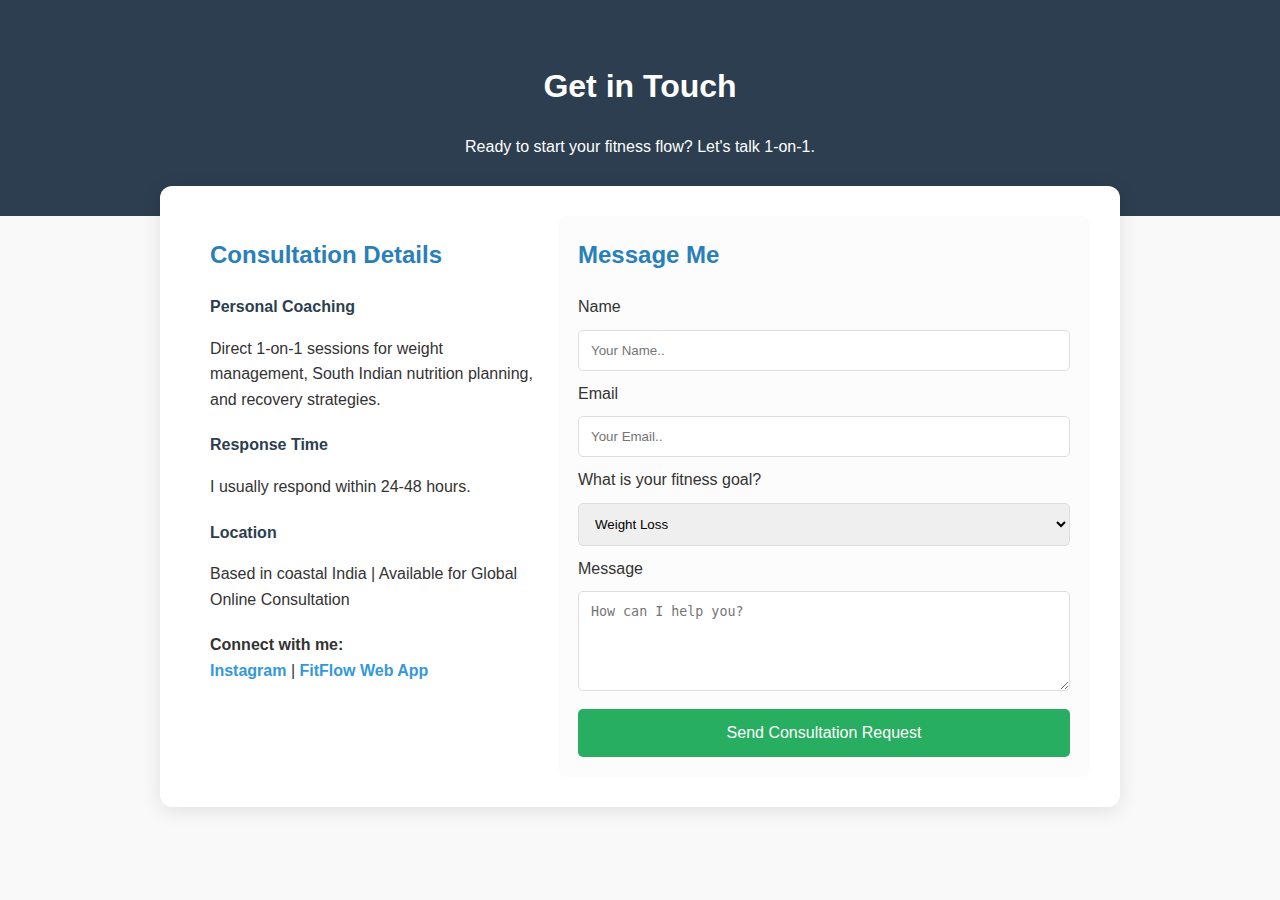
<file: contact.html>
<!DOCTYPE html>
<html lang="en">
<head>
    <meta charset="UTF-8">
    <meta name="viewport" content="width=device-width, initial-scale=1.0">
    <title>Contact Coach - FitFlow Pro</title>
    <style>
        body { font-family: 'Segoe UI', Tahoma, Geneva, Verdana, sans-serif; line-height: 1.6; color: #333; margin: 0; padding: 0; background-color: #f9f9f9; }
        .header { background: #2c3e50; color: white; padding: 40px 20px; text-align: center; }
        .container { max-width: 900px; margin: -30px auto 40px; background: white; padding: 30px; border-radius: 12px; box-shadow: 0 4px 20px rgba(0,0,0,0.1); display: flex; flex-wrap: wrap; }
        .contact-info { flex: 1; min-width: 300px; padding: 20px; }
        .contact-form { flex: 1.5; min-width: 300px; padding: 20px; background: #fcfcfc; border-radius: 8px; }
        h2 { color: #2980b9; margin-top: 0; }
        .info-item { margin-bottom: 20px; }
        .info-item strong { display: block; color: #2c3e50; }
        input, textarea { width: 100%; padding: 12px; margin: 10px 0; border: 1px solid #ddd; border-radius: 5px; box-sizing: border-box; }
        button { background: #27ae60; color: white; padding: 15px 25px; border: none; border-radius: 5px; cursor: pointer; font-size: 16px; width: 100%; transition: 0.3s; }
        button:hover { background: #219150; }
        .social-links a { color: #3498db; text-decoration: none; font-weight: bold; }
    </style>
</head>
<body>

<div class="header">
    <h1>Get in Touch</h1>
    <p>Ready to start your fitness flow? Let's talk 1-on-1.</p>
</div>

<div class="container">
    <div class="contact-info">
        <h2>Consultation Details</h2>
        <div class="info-item">
            <strong>Personal Coaching</strong>
            <p>Direct 1-on-1 sessions for weight management, South Indian nutrition planning, and recovery strategies.</p>
        </div>
        <div class="info-item">
            <strong>Response Time</strong>
            <p>I usually respond within 24-48 hours.</p>
        </div>
        <div class="info-item">
            <strong>Location</strong>
            <p>Based in coastal India | Available for Global Online Consultation</p>
        </div>
        <div class="social-links">
            <strong>Connect with me:</strong><br>
            <a href="#">Instagram</a> | <a href="https://krishnamu045-rgb.github.io/fitflow/">FitFlow Web App</a>
        </div>
    </div>

    <div class="contact-form">
        <h2>Message Me</h2>
        <form action="mailto:YOUR-EMAIL-HERE@example.com" method="post" enctype="text-plain">
            <label for="name">Name</label>
            <input type="text" id="name" name="name" placeholder="Your Name.." required>

            <label for="email">Email</label>
            <input type="email" id="email" name="email" placeholder="Your Email.." required>

            <label for="goal">What is your fitness goal?</label>
            <select id="goal" name="goal" style="width:100%; padding:12px; border:1px solid #ddd; border-radius:5px; margin:10px 0;">
                <option value="weight-loss">Weight Loss</option>
                <option value="muscle-gain">Muscle Gain</option>
                <option value="wellness">General Wellness & Massage</option>
            </select>

            <label for="message">Message</label>
            <textarea id="message" name="message" placeholder="How can I help you?" style="height:100px"></textarea>

            <button type="submit">Send Consultation Request</button>
        </form>
    </div>
</div>

</body>
</html>
</file>
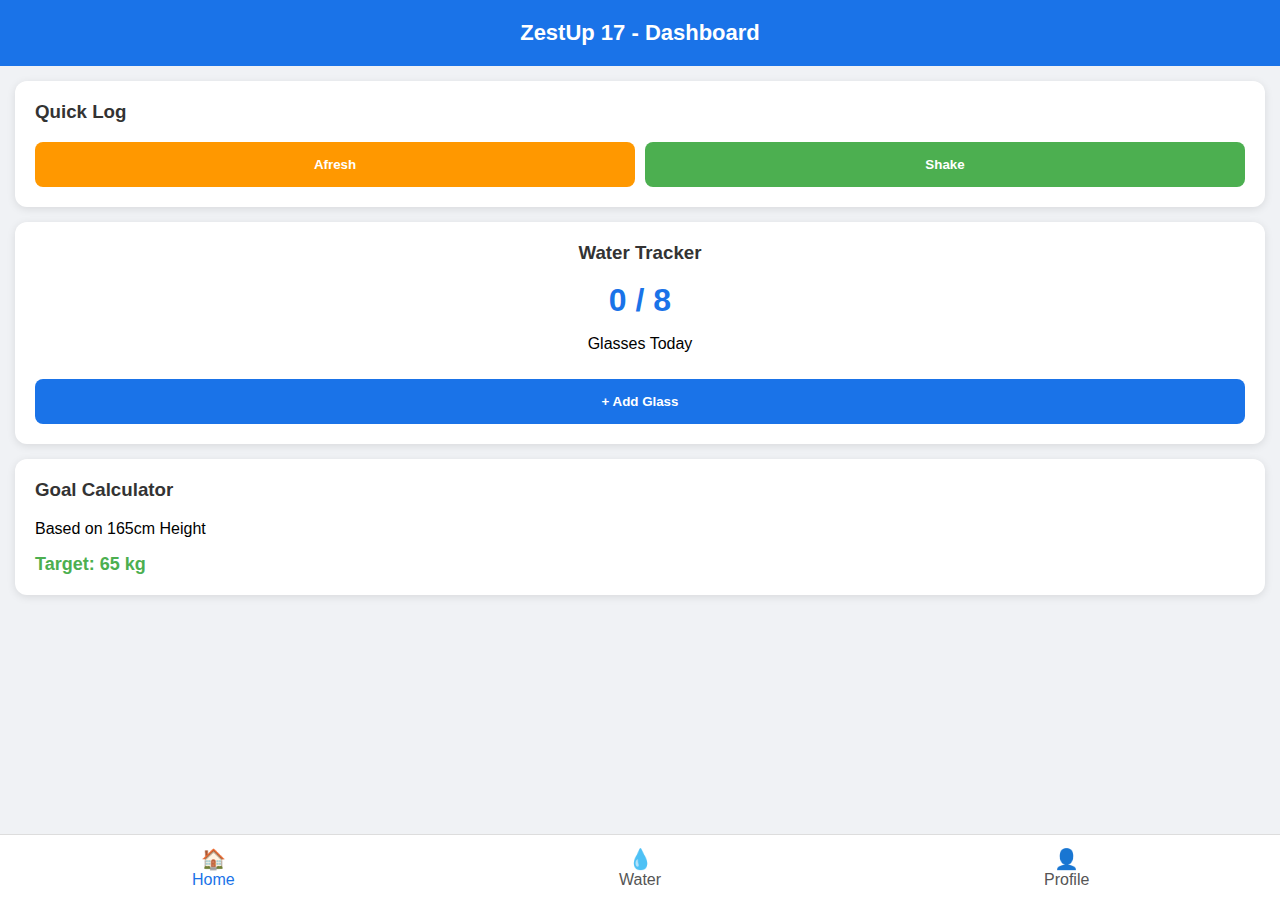
<file: inex.html>
<!DOCTYPE html>
<html lang="en">
<head>
    <meta charset="UTF-8">
    <meta name="viewport" content="width=device-width, initial-scale=1.0">
    <title>ZestUp 17</title>
    <style>
        /* THE STYLE SECTION (CSS) */
        body { font-family: sans-serif; margin: 0; background: #f0f2f5; padding-bottom: 70px; }
        .header { background: #1a73e8; color: white; padding: 20px; text-align: center; font-size: 22px; font-weight: bold; }
        .container { padding: 15px; }
        
        .card { background: white; border-radius: 12px; padding: 20px; margin-bottom: 15px; box-shadow: 0 2px 8px rgba(0,0,0,0.1); }
        h3 { margin-top: 0; color: #333; }

        /* Quick Log Buttons */
        .button-row { display: flex; gap: 10px; margin-top: 10px; }
        .btn { flex: 1; padding: 15px; border: none; border-radius: 8px; font-weight: bold; cursor: pointer; color: white; }
        .btn-afresh { background: #ff9800; }
        .btn-shake { background: #4caf50; }
        .btn-add { background: #1a73e8; width: 100%; margin-top: 10px; }

        /* Water Tracker */
        .water-box { text-align: center; }
        .count { font-size: 32px; font-weight: bold; color: #1a73e8; }
        
        /* Bottom Menu */
        .bottom-nav { position: fixed; bottom: 0; width: 100%; background: white; display: flex; border-top: 1px solid #ddd; height: 65px; }
        .nav-item { flex: 1; display: flex; flex-direction: column; align-items: center; justify-content: center; color: #555; cursor: pointer; }
        .nav-item.active { color: #1a73e8; }
        .nav-icon { font-size: 20px; }
    </style>
</head>
<body>

    <div class="header">ZestUp 17 - Dashboard</div>

    <div class="container">
        <div class="card">
            <h3>Quick Log</h3>
            <div class="button-row">
                <button class="btn btn-afresh" onclick="log('Afresh')">Afresh</button>
                <button class="btn btn-shake" onclick="log('Shake')">Shake</button>
            </div>
        </div>

        <div class="card water-box">
            <h3>Water Tracker</h3>
            <div class="count"><span id="w-count">0</span> / 8</div>
            <p>Glasses Today</p>
            <button class="btn btn-add" onclick="addWater()">+ Add Glass</button>
        </div>

        <div class="card">
            <h3>Goal Calculator</h3>
            <p>Based on 165cm Height</p>
            <div id="goal-output" style="font-weight: bold; color: #4caf50; font-size: 18px;">Target: 65 kg</div>
        </div>
    </div>

    <div class="bottom-nav">
        <div class="nav-item active">
            <span class="nav-icon">🏠</span>
            <span>Home</span>
        </div>
        <div class="nav-item" onclick="alert('Opening Water Details')">
            <span class="nav-icon">💧</span>
            <span>Water</span>
        </div>
        <div class="nav-item" onclick="alert('Opening Profile')">
            <span class="nav-icon">👤</span>
            <span>Profile</span>
        </div>
    </div>

    <script>
        /* THE SCRIPT SECTION (JavaScript) */
        let waterCount = 0;

        function addWater() {
            if(waterCount < 8) {
                waterCount++;
                document.getElementById('w-count').innerText = waterCount;
            } else {
                alert("Goal Reached! Great job.");
            }
        }

        function log(item) {
            alert(item + " logged for today!");
        }
    </script>
</body>
</html>
</file>
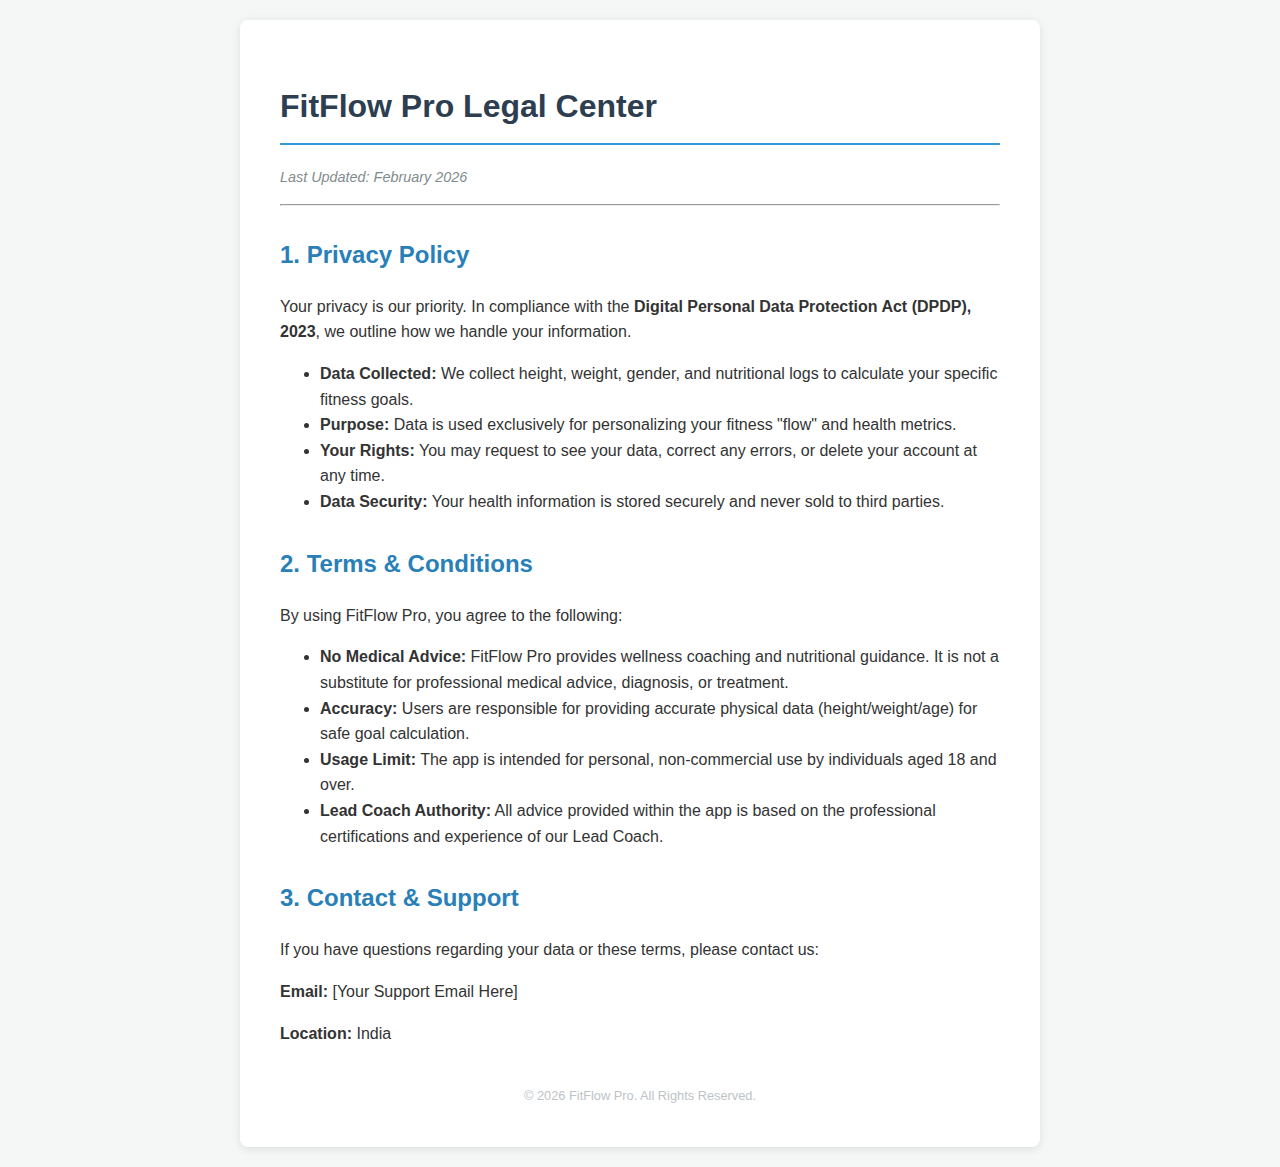
<file: legal.html>
<!DOCTYPE html>
<html lang="en">
<head>
    <meta charset="UTF-8">
    <meta name="viewport" content="width=device-width, initial-scale=1.0">
    <title>Legal - FitFlow Pro</title>
    <style>
        body { font-family: -apple-system, BlinkMacSystemFont, "Segoe UI", Roboto, Helvetica, Arial, sans-serif; line-height: 1.6; color: #333; max-width: 800px; margin: 0 auto; padding: 20px; background-color: #f4f7f6; }
        .container { background: white; padding: 40px; border-radius: 8px; box-shadow: 0 2px 10px rgba(0,0,0,0.1); }
        h1 { color: #2c3e50; border-bottom: 2px solid #3498db; padding-bottom: 10px; }
        h2 { color: #2980b9; margin-top: 30px; }
        .last-updated { font-style: italic; color: #7f8c8d; font-size: 0.9em; }
        .section { margin-bottom: 20px; }
        footer { text-align: center; margin-top: 40px; color: #bdc3c7; font-size: 0.8em; }
    </style>
</head>
<body>
    <div class="container">
        <h1>FitFlow Pro Legal Center</h1>
        <p class="last-updated">Last Updated: February 2026</p>

        <hr>

        <h2>1. Privacy Policy</h2>
        <div class="section">
            <p>Your privacy is our priority. In compliance with the <strong>Digital Personal Data Protection Act (DPDP), 2023</strong>, we outline how we handle your information.</p>
            <ul>
                <li><strong>Data Collected:</strong> We collect height, weight, gender, and nutritional logs to calculate your specific fitness goals.</li>
                <li><strong>Purpose:</strong> Data is used exclusively for personalizing your fitness "flow" and health metrics.</li>
                <li><strong>Your Rights:</strong> You may request to see your data, correct any errors, or delete your account at any time.</li>
                <li><strong>Data Security:</strong> Your health information is stored securely and never sold to third parties.</li>
            </ul>
        </div>

        <h2>2. Terms & Conditions</h2>
        <div class="section">
            <p>By using FitFlow Pro, you agree to the following:</p>
            <ul>
                <li><strong>No Medical Advice:</strong> FitFlow Pro provides wellness coaching and nutritional guidance. It is not a substitute for professional medical advice, diagnosis, or treatment.</li>
                <li><strong>Accuracy:</strong> Users are responsible for providing accurate physical data (height/weight/age) for safe goal calculation.</li>
                <li><strong>Usage Limit:</strong> The app is intended for personal, non-commercial use by individuals aged 18 and over.</li>
                <li><strong>Lead Coach Authority:</strong> All advice provided within the app is based on the professional certifications and experience of our Lead Coach.</li>
            </ul>
        </div>

        <h2>3. Contact & Support</h2>
        <p>If you have questions regarding your data or these terms, please contact us:</p>
        <p><strong>Email:</strong> [Your Support Email Here]</p>
        <p><strong>Location:</strong> India</p>

        <footer>
            &copy; 2026 FitFlow Pro. All Rights Reserved.
        </footer>
    </div>
</body>
</html>
</file>
